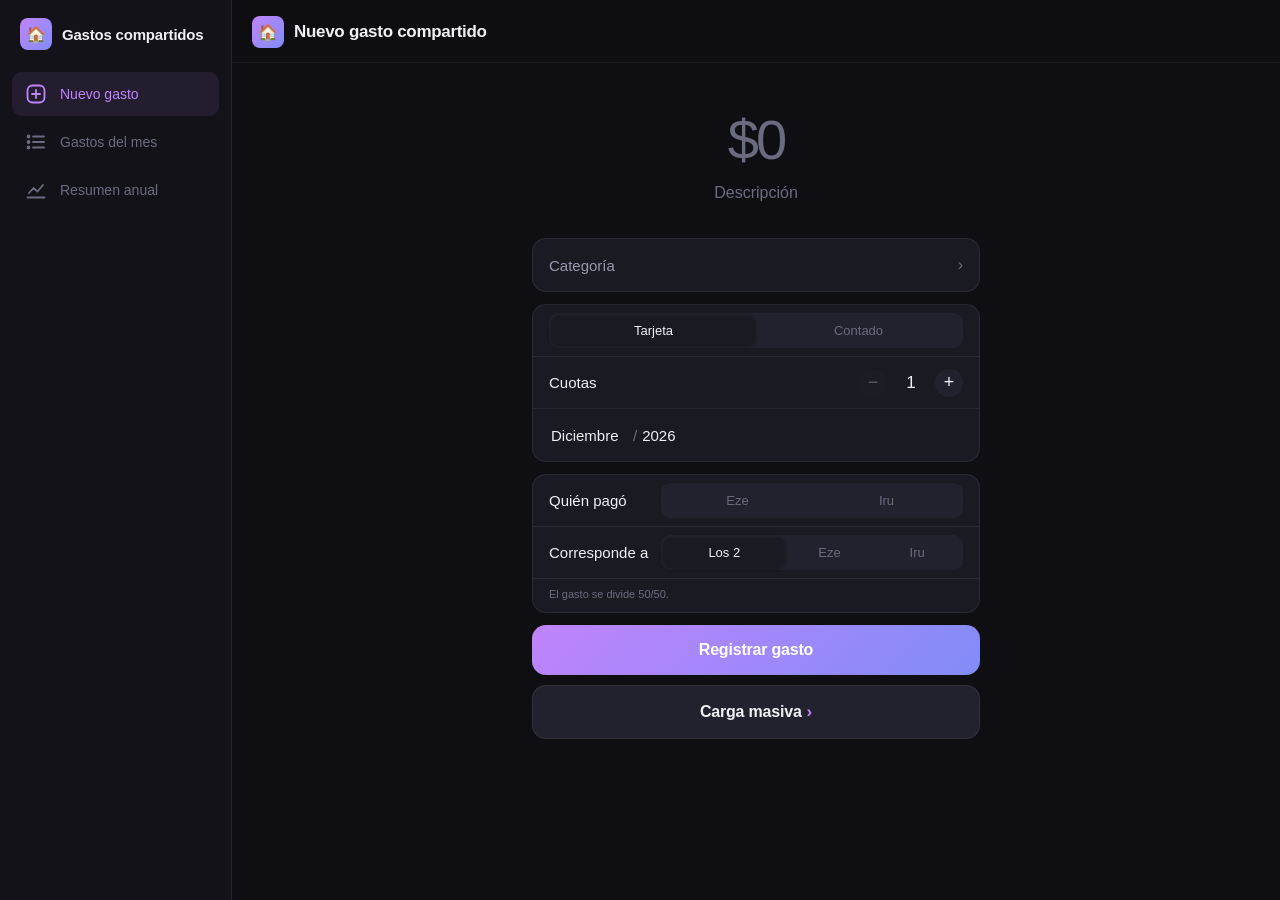
<file: index.html>
<!DOCTYPE html>
<html lang="es">
<head>
  <meta charset="UTF-8" />
  <meta name="viewport" content="width=device-width, initial-scale=1.0, maximum-scale=1.0, user-scalable=no, viewport-fit=cover" />
  <title>Nuevo gasto compartido</title>
  <link rel="icon" type="image/png" sizes="32x32" href="favicon-32.png" />
  <link rel="icon" type="image/png" sizes="192x192" href="icon-192.png" />
  <link rel="apple-touch-icon" sizes="180x180" href="apple-touch-icon.png" />
  <link rel="manifest" href="site.webmanifest" />
  <meta name="theme-color" content="#0f0f13" />
  <meta name="apple-mobile-web-app-capable" content="yes" />
  <meta name="mobile-web-app-capable" content="yes" />
  <meta name="apple-mobile-web-app-status-bar-style" content="black-translucent" />
  <meta name="apple-mobile-web-app-title" content="Gastos" />
  <link rel="stylesheet" href="styles.css" />
</head>
<body>

<!-- ============ VISTA INDIVIDUAL ============ -->
<div class="view active" id="view-individual">

<div class="header">
  <div class="header-inner">
    <div class="header-icon">🏠</div>
    <div>
      <h1>Nuevo gasto compartido</h1>
    </div>
  </div>
</div>

<form class="form" id="form" onsubmit="return false;">

  <!-- HERO MONTO -->
  <div class="hero-monto">
    <div class="hero-monto-inner">
      <span class="hero-currency" id="currency-tag">$</span>
      <input
        class="hero-monto-input"
        type="text"
        id="monto"
        inputmode="numeric"
        placeholder="$0"
        autocomplete="off"
        oninput="formatMonto(this)"
      />
    </div>
  </div>

  <!-- DESCRIPCIÓN -->
  <div class="descripcion-flotante">
    <input type="text" id="descripcion" placeholder="Descripción" autocomplete="off" autocorrect="off" />
  </div>

  <!-- GASTO -->
  <div class="section">
    <div class="card">

      <div class="card-row">
        <div class="select-wrapper">
          <select id="categoria" onchange="this.classList.toggle('has-value', this.value !== '')">
            <option value="">Categoría</option>
            <option>Supermercado</option>
            <option>Comida</option>
            <option>Hogar</option>
            <option>Servicios</option>
            <option>Salidas</option>
            <option>Gustos</option>
            <option>Traslado/auto</option>
            <option>Otro</option>
          </select>
          <span class="chevron">›</span>
        </div>
      </div>

    </div>
  </div>

  <!-- PAGO + RESUMEN -->
  <div class="section">
    <div class="card">

      <div class="card-row">
        <div class="segment" id="seg-medio">
          <button type="button" class="segment-btn" data-value="Tarjeta de crédito" onclick="selectMedio('Tarjeta de crédito',this)">Tarjeta</button>
          <button type="button" class="segment-btn" data-value="Contado" onclick="selectMedio('Contado',this)">Contado</button>
        </div>
      </div>

      <div class="card-row cuotas-row" id="cuotas-row">
        <span class="row-label">Cuotas</span>
        <div class="stepper">
          <button type="button" class="stepper-btn" id="cuotas-minus" onclick="stepCuotas(-1)" disabled>−</button>
          <span class="stepper-value" id="cuotas-display">1</span>
          <button type="button" class="stepper-btn" id="cuotas-plus" onclick="stepCuotas(1)">+</button>
        </div>
      </div>

      <div class="card-row resumen-row">
        <div class="resumen-selects">
          <select id="mes-resumen">
            <option value="1">Enero</option>
            <option value="2">Febrero</option>
            <option value="3">Marzo</option>
            <option value="4">Abril</option>
            <option value="5">Mayo</option>
            <option value="6">Junio</option>
            <option value="7">Julio</option>
            <option value="8">Agosto</option>
            <option value="9">Septiembre</option>
            <option value="10">Octubre</option>
            <option value="11">Noviembre</option>
            <option value="12">Diciembre</option>
          </select>
          <span class="date-sep">/</span>
          <select id="anio-resumen"></select>
        </div>
      </div>

    </div>
  </div>

  <!-- PERSONAS -->
  <div class="section">
    <div class="card">

      <div class="card-row">
        <span class="row-label">Quién pagó</span>
        <div class="segment" id="seg-quien">
          <button type="button" class="segment-btn" data-value="Eze" onclick="selectSegment('quien','Eze',this)">Eze</button>
          <button type="button" class="segment-btn" data-value="Iru" onclick="selectSegment('quien','Iru',this)">Iru</button>
        </div>
      </div>

      <div class="card-row">
        <span class="row-label">Corresponde a</span>
        <div class="segment" id="seg-corresponde">
          <button type="button" class="segment-btn wide" data-value="Los 2" onclick="selectSegment('corresponde','Los 2',this)">Los 2</button>
          <button type="button" class="segment-btn" data-value="Eze" onclick="selectSegment('corresponde','Eze',this)">Eze</button>
          <button type="button" class="segment-btn" data-value="Iru" onclick="selectSegment('corresponde','Iru',this)">Iru</button>
        </div>
      </div>

      <div class="corresponde-note" id="corresponde-note">El gasto se divide 50/50.</div>

    </div>
  </div>

  <!-- SUBMIT -->
  <div class="section">
    <button type="button" class="submit-btn" id="submit-btn" onclick="submitForm()">
      Registrar gasto
    </button>
    <button type="button" class="secondary-btn standalone" onclick="irMasiva()">
      Carga masiva <span class="chevron">›</span>
    </button>
  </div>

</form>
</div>

<!-- ============ VISTA CARGA MASIVA ============ -->
<div class="view" id="view-masiva">

  <div class="header">
    <div class="header-inner">
      <button type="button" class="back-btn" onclick="irIndividual()">‹</button>
      <div>
        <h1>Carga masiva</h1>
        <p id="masiva-contador">Ningún gasto cargado</p>
      </div>
    </div>
  </div>

  <form class="form" onsubmit="return false;">

    <!-- GASTOS CARGADOS -->
    <div class="section" id="lista-section" style="display:none;">
      <div class="section-label">Gastos cargados</div>
      <div class="card">
        <div id="lista-items"></div>
        <div class="total-row">
          <span class="total-label">Total</span>
          <span class="total-value" id="lista-total">$0</span>
        </div>
      </div>
    </div>

    <!-- FORMULARIO DEL GASTO -->
    <div class="section">
      <div class="card">

        <div class="card-title" id="draft-titulo">Gasto 1</div>

        <div class="card-row">
          <span class="row-label">Monto</span>
          <div class="monto-cell">
            <span class="currency-tag-d" id="d-currency" style="display:none;">$</span>
            <input type="text" id="d-monto" inputmode="numeric" placeholder="$0"
                   autocomplete="off" oninput="formatMontoDraft(this)" />
          </div>
        </div>

        <div class="card-row">
          <span class="row-label">Descripción</span>
          <input type="text" id="d-descripcion" placeholder="Ej. Verdulería" autocomplete="off" autocorrect="off" />
        </div>

        <div class="card-row">
          <div class="select-wrapper">
            <select id="d-categoria" onchange="this.classList.toggle('has-value', this.value !== '')">
              <option value="">Categoría</option>
              <option>Supermercado</option>
              <option>Comida</option>
              <option>Hogar</option>
              <option>Servicios</option>
              <option>Salidas</option>
              <option>Gustos</option>
              <option>Traslado/auto</option>
              <option>Otro</option>
            </select>
            <span class="chevron">›</span>
          </div>
        </div>

        <div class="card-row">
          <div class="segment" id="d-seg-medio">
            <button type="button" class="segment-btn active" data-value="Tarjeta de crédito" onclick="dSelectMedio('Tarjeta de crédito',this)">Tarjeta</button>
            <button type="button" class="segment-btn" data-value="Contado" onclick="dSelectMedio('Contado',this)">Contado</button>
          </div>
        </div>

        <div class="card-row cuotas-row visible" id="d-cuotas-row">
          <span class="row-label">Cuotas</span>
          <div class="stepper">
            <button type="button" class="stepper-btn" id="d-cuotas-minus" onclick="dStepCuotas(-1)" disabled>−</button>
            <span class="stepper-value" id="d-cuotas-display">1</span>
            <button type="button" class="stepper-btn" onclick="dStepCuotas(1)">+</button>
          </div>
        </div>

        <div class="card-row resumen-row">
          <span class="cal-icon">📅</span>
          <div class="resumen-selects">
            <select id="d-mes">
              <option value="1">Enero</option>
              <option value="2">Febrero</option>
              <option value="3">Marzo</option>
              <option value="4">Abril</option>
              <option value="5">Mayo</option>
              <option value="6">Junio</option>
              <option value="7">Julio</option>
              <option value="8">Agosto</option>
              <option value="9">Septiembre</option>
              <option value="10">Octubre</option>
              <option value="11">Noviembre</option>
              <option value="12">Diciembre</option>
            </select>
            <span class="date-sep">/</span>
            <select id="d-anio"></select>
          </div>
        </div>

        <div class="card-row">
          <span class="row-label">Quién pagó</span>
          <div class="segment" id="d-seg-quien">
            <button type="button" class="segment-btn" data-value="Eze" onclick="dSelectSegment('quien','Eze',this)">Eze</button>
            <button type="button" class="segment-btn" data-value="Iru" onclick="dSelectSegment('quien','Iru',this)">Iru</button>
          </div>
        </div>

        <div class="card-row">
          <span class="row-label">Corresponde a</span>
          <div class="segment" id="d-seg-corresponde">
            <button type="button" class="segment-btn wide active" data-value="Los 2" onclick="dSelectSegment('corresponde','Los 2',this)">Los 2</button>
            <button type="button" class="segment-btn" data-value="Eze" onclick="dSelectSegment('corresponde','Eze',this)">Eze</button>
            <button type="button" class="segment-btn" data-value="Iru" onclick="dSelectSegment('corresponde','Iru',this)">Iru</button>
          </div>
        </div>

        <button type="button" class="secondary-btn" id="draft-btn" onclick="confirmarGasto()">+ Nuevo gasto</button>

      </div>
    </div>

    <!-- CTAs -->
    <div class="section">
      <button type="button" class="submit-btn" id="masiva-submit" onclick="registrarMasivo()">
        Registrar gastos
      </button>
      <a href="tablero.html" class="dashboard-btn">Tablero de gastos</a>
    </div>

  </form>
</div>

<div class="item-menu-layer" id="item-menu-layer"></div>

<nav class="navbar" id="navbar" data-actual="nuevo"></nav>
<div class="toast" id="toast"></div>

<script src="comun.js"></script>
<script>
  const state = {
    quien: null,
    corresponde: 'Los 2',
    medio: 'Tarjeta de crédito',
    cuotas: 1,
  };

  function init() {
    const hoy = new Date();

    // Poblar años
    const anioSelect = document.getElementById('anio-resumen');
    const anioActual = hoy.getFullYear();
    for (let y = anioActual - 1; y <= 2030; y++) {
      const opt = document.createElement('option');
      opt.value = y; opt.textContent = y;
      if (y === anioActual) opt.selected = true;
      anioSelect.appendChild(opt);
    }

    // Mes actual
    document.getElementById('mes-resumen').value = hoy.getMonth() + 1;

    // Preseleccionar "Los 2"
    document.querySelector('#seg-corresponde [data-value="Los 2"]').classList.add('active');

    // Preseleccionar Tarjeta
    document.querySelector('#seg-medio [data-value="Tarjeta de crédito"]').classList.add('active');
    document.getElementById('cuotas-row').classList.add('visible');

    // Precargar usuario por ?usuario=eze|iru
    const params = new URLSearchParams(window.location.search);
    const usuario = params.get('usuario');
    if (usuario) {
      const norm = usuario.charAt(0).toUpperCase() + usuario.slice(1).toLowerCase();
      const btn  = document.querySelector(`#seg-quien [data-value="${norm}"]`);
      if (btn) selectSegment('quien', norm, btn);
    }
  }

  function selectSegment(key, value, btn) {
    state[key] = value;
    const segId = key === 'quien' ? 'seg-quien' : 'seg-corresponde';
    document.querySelectorAll(`#${segId} .segment-btn`).forEach(b => b.classList.remove('active'));
    btn.classList.add('active');
    updateCorrespondeNote();
  }

  function selectMedio(value, btn) {
    state.medio = value;
    document.querySelectorAll('#seg-medio .segment-btn').forEach(b => b.classList.remove('active'));
    btn.classList.add('active');
    const row = document.getElementById('cuotas-row');
    if (value === 'Tarjeta de crédito') {
      row.classList.add('visible');
      state.cuotas = 1;
      updateCuotasDisplay();
    } else {
      row.classList.remove('visible');
      state.cuotas = 1;
    }
  }

  function updateCorrespondeNote() {
    const note = document.getElementById('corresponde-note');
    const { quien, corresponde } = state;
    if (!quien) {
      note.textContent = corresponde === 'Los 2'
        ? 'El gasto se divide 50/50.'
        : `El gasto corresponde al 100% a ${corresponde}.`;
      return;
    }
    if (corresponde === 'Los 2') {
      note.textContent = `${quien} pagó. El gasto se divide 50/50.`;
    } else if (corresponde !== quien) {
      note.textContent = `${quien} pagó, pero corresponde a ${corresponde}. ${corresponde} le debe el 100% a ${quien}.`;
    } else {
      note.textContent = `${quien} pagó un gasto que le corresponde íntegramente.`;
    }
  }

  function stepCuotas(delta) {
    state.cuotas = Math.max(1, Math.min(48, state.cuotas + delta));
    updateCuotasDisplay();
  }

  function updateCuotasDisplay() {
    document.getElementById('cuotas-display').textContent = state.cuotas;
    document.getElementById('cuotas-minus').disabled = state.cuotas <= 1;
  }

  function formatMonto(input) {
    const raw = input.value.replace(/\./g, '').replace(/[^0-9]/g, '');
    const tag  = document.getElementById('currency-tag');
    if (!raw) {
      input.value = '';
      input.placeholder = '$0';
      tag.style.display = 'none';
      return;
    }
    tag.style.display = 'inline';
    input.placeholder = '';
    const formatted = parseInt(raw, 10).toLocaleString('es-AR').replace(/,/g, '.');
    input.value = formatted;
    // Ajustar ancho dinámico al contenido
    input.style.width = (formatted.length + 1) + 'ch';
  }

  function getRawMonto() {
    const val = document.getElementById('monto').value;
    return parseFloat(val.replace(/\./g, '').replace(/,/g, '.')) || 0;
  }

  // Identifica el intento en curso. Si un envío falla y se reintenta con el
  // mismo contenido reusamos el id, así el Apps Script reconoce el lote y no
  // lo escribe dos veces; si el contenido cambió, es otro lote.
  let lotePendiente = null;

  function nuevoLoteId() {
    return crypto.randomUUID
      ? crypto.randomUUID()
      : Date.now().toString(36) + Math.random().toString(36).slice(2);
  }

  // Envía las filas y confirma contra la respuesta del Apps Script.
  async function enviarFilas(filas) {
    const huella = JSON.stringify(filas);
    if (!lotePendiente || lotePendiente.huella !== huella) {
      lotePendiente = { huella, id: nuevoLoteId() };
    }

    const data = await llamarScript({ loteId: lotePendiente.id, filas });
    if (!data.ok) throw new Error(data.error || 'El servidor rechazó el envío');

    lotePendiente = null;   // el lote quedó escrito: el próximo envío es otro
    return data;
  }

  // El Apps Script escribe fila por fila y con muchas cuotas demora: a los 5s
  // avisamos en vez de dejar el loader mudo
  function avisoDemora() {
    return setTimeout(() => {
      const el = document.getElementById('toast');
      if (el.classList.contains('show') && el.querySelector('.spinner')) {
        el.lastElementChild.textContent = 'Esto puede tomar unos segundos más…';
      } else {
        showToast('Esto puede tomar unos segundos más…', '', true);
      }
    }, 5000);
  }

  async function submitForm() {
    const descripcion = document.getElementById('descripcion').value.trim();
    const categoria   = document.getElementById('categoria').value;
    const monto       = getRawMonto();

    if (!state.quien)         return showToast('⚠️ Seleccioná quién pagó', 'error');
    if (!state.corresponde)   return showToast('⚠️ Seleccioná a quién corresponde', 'error');
    if (!descripcion)         return showToast('⚠️ Ingresá una descripción', 'error');
    if (!categoria)           return showToast('⚠️ Seleccioná una categoría', 'error');
    if (!monto || monto <= 0) return showToast('⚠️ Ingresá un monto válido', 'error');

    const mesResumen  = parseInt(document.getElementById('mes-resumen').value);
    const anioResumen = parseInt(document.getElementById('anio-resumen').value);
    const mesesNombre = ['Enero','Febrero','Marzo','Abril','Mayo','Junio',
                         'Julio','Agosto','Septiembre','Octubre','Noviembre','Diciembre'];

    const esCuotas = state.medio === 'Tarjeta de crédito' && state.cuotas > 1;
    const filas = [];

    for (let i = 0; i < (esCuotas ? state.cuotas : 1); i++) {
      const mesIdx    = (mesResumen - 1 + i) % 12;
      const anioExtra = anioResumen + Math.floor((mesResumen - 1 + i) / 12);
      filas.push({
        quienPago:        state.quien,
        correspondea:     state.corresponde,
        descripcion,
        categoria,
        monto,
        medioPago:        state.medio,
        esCuotas:         esCuotas ? 'Sí' : 'No',
        numeroCuota:      esCuotas ? i + 1 : 1,
        totalCuotas:      esCuotas ? state.cuotas : 1,
        montoTotal:       monto,
        montoCuota:       esCuotas ? monto / state.cuotas : monto,
        mesResumen:       mesesNombre[mesIdx],
        mesResumenNumero: mesIdx + 1,
        anioResumen:      anioExtra,
      });
    }

    const btn = document.getElementById('submit-btn');
    btn.disabled = true;
    btn.innerHTML = '<div class="spinner" style="margin:0 auto;"></div>';

    const demora = avisoDemora();

    try {
      await enviarFilas(filas);
      showToast('✓ Gasto registrado', 'success');
      resetForm();   // solo limpiamos si la escritura se confirmó
    } catch (err) {
      console.error(err);
      showToast('No se pudo registrar. Los datos siguen cargados.', 'error');
    } finally {
      clearTimeout(demora);
      btn.disabled = false;
      btn.textContent = 'Registrar gasto';
    }
  }

  function resetForm() {
    document.getElementById('descripcion').value = '';
    document.getElementById('categoria').value = '';
    document.getElementById('categoria').classList.remove('has-value');
    document.getElementById('monto').value = '';
    document.getElementById('monto').placeholder = '$0';
    document.getElementById('currency-tag').style.display = 'none';

    state.corresponde = 'Los 2';
    document.querySelectorAll('#seg-corresponde .segment-btn').forEach(b => b.classList.remove('active'));
    document.querySelector('#seg-corresponde [data-value="Los 2"]').classList.add('active');

    state.medio = 'Tarjeta de crédito';
    state.cuotas = 1;
    document.querySelectorAll('#seg-medio .segment-btn').forEach(b => b.classList.remove('active'));
    document.querySelector('#seg-medio [data-value="Tarjeta de crédito"]').classList.add('active');
    document.getElementById('cuotas-row').classList.add('visible');
    updateCuotasDisplay();
    updateCorrespondeNote();

    const hoy = new Date();
    document.getElementById('mes-resumen').value = hoy.getMonth() + 1;
    document.getElementById('anio-resumen').value = hoy.getFullYear();
  }

  init();

  /* ============ CARGA MASIVA ============ */

  const masiva = {
    items: [],
    nextId: 1,
    editingId: null,
    menuOpenId: null,
    quien: null,
    corresponde: 'Los 2',
    medio: 'Tarjeta de crédito',
    cuotas: 1,
  };

  function initMasiva() {
    const hoy = new Date();
    const anioSelect = document.getElementById('d-anio');
    const anioActual = hoy.getFullYear();
    for (let y = anioActual - 1; y <= 2030; y++) {
      const opt = document.createElement('option');
      opt.value = y; opt.textContent = y;
      if (y === anioActual) opt.selected = true;
      anioSelect.appendChild(opt);
    }
    document.getElementById('d-mes').value = hoy.getMonth() + 1;

    // Cerrar el menú contextual al tocar fuera
    document.addEventListener('click', (e) => {
      if (masiva.menuOpenId === null) return;
      if (e.target.closest('.item-menu') || e.target.closest('.item-menu-btn')) return;
      masiva.menuOpenId = null;
      renderMasiva();
    });

    window.addEventListener('scroll', () => {
      if (masiva.menuOpenId === null) return;
      masiva.menuOpenId = null;
      renderMasiva();
    }, { passive: true });

    renderMasiva();
  }

  function irMasiva() {
    // El contexto arranca con lo que ya haya elegido en el form individual
    if (!masiva.quien && state.quien) dSelectSegment('quien', state.quien,
      document.querySelector(`#d-seg-quien [data-value="${state.quien}"]`));
    document.getElementById('view-individual').classList.remove('active');
    document.getElementById('view-masiva').classList.add('active');
    window.scrollTo(0, 0);
  }

  function irIndividual() {
    masiva.menuOpenId = null;
    renderMasiva();
    document.getElementById('view-masiva').classList.remove('active');
    document.getElementById('view-individual').classList.add('active');
    window.scrollTo(0, 0);
  }

  function dSelectSegment(key, value, btn) {
    if (!btn) return;
    masiva[key] = value;
    const segId = key === 'quien' ? 'd-seg-quien' : 'd-seg-corresponde';
    document.querySelectorAll(`#${segId} .segment-btn`).forEach(b => b.classList.remove('active'));
    btn.classList.add('active');
  }

  function dSelectMedio(value, btn) {
    masiva.medio = value;
    document.querySelectorAll('#d-seg-medio .segment-btn').forEach(b => b.classList.remove('active'));
    btn.classList.add('active');
    const row = document.getElementById('d-cuotas-row');
    masiva.cuotas = 1;
    row.classList.toggle('visible', value === 'Tarjeta de crédito');
    dUpdateCuotas();
  }

  function dStepCuotas(delta) {
    masiva.cuotas = Math.max(1, Math.min(48, masiva.cuotas + delta));
    dUpdateCuotas();
  }

  function dUpdateCuotas() {
    document.getElementById('d-cuotas-display').textContent = masiva.cuotas;
    document.getElementById('d-cuotas-minus').disabled = masiva.cuotas <= 1;
  }

  function formatMontoDraft(input) {
    const raw = input.value.replace(/\./g, '').replace(/[^0-9]/g, '');
    const tag = document.getElementById('d-currency');
    if (!raw) {
      input.value = '';
      input.placeholder = '$0';
      tag.style.display = 'none';
      return;
    }
    tag.style.display = 'inline';
    input.placeholder = '';
    input.value = parseInt(raw, 10).toLocaleString('es-AR').replace(/,/g, '.');
  }

  function dGetMonto() {
    const val = document.getElementById('d-monto').value;
    return parseFloat(val.replace(/\./g, '').replace(/,/g, '.')) || 0;
  }

  function limpiarDraft(ultimo) {
    const ctx = ultimo || {};
    document.getElementById('d-monto').value = '';
    document.getElementById('d-monto').placeholder = '$0';
    document.getElementById('d-currency').style.display = 'none';
    document.getElementById('d-descripcion').value = '';
    const cat = document.getElementById('d-categoria');
    cat.value = ''; cat.classList.remove('has-value');

    dSelectMedio('Tarjeta de crédito', document.querySelector('#d-seg-medio [data-value="Tarjeta de crédito"]'));

    // El mes/año, quién pagó y corresponde a se precargan con el gasto anterior
    if (ctx.mes)  document.getElementById('d-mes').value  = ctx.mes;
    if (ctx.anio) document.getElementById('d-anio').value = ctx.anio;
    if (ctx.quien) {
      dSelectSegment('quien', ctx.quien, document.querySelector(`#d-seg-quien [data-value="${ctx.quien}"]`));
    }
    if (ctx.corresponde) {
      dSelectSegment('corresponde', ctx.corresponde, document.querySelector(`#d-seg-corresponde [data-value="${ctx.corresponde}"]`));
    }

    masiva.editingId = null;
  }

  function confirmarGasto() {
    const monto       = dGetMonto();
    const descripcion = document.getElementById('d-descripcion').value.trim();
    const categoria   = document.getElementById('d-categoria').value;

    if (!monto || monto <= 0) return showToast('⚠️ Ingresá un monto válido', 'error');
    if (!descripcion)         return showToast('⚠️ Ingresá una descripción', 'error');
    if (!categoria)           return showToast('⚠️ Seleccioná una categoría', 'error');
    if (!masiva.quien)        return showToast('⚠️ Seleccioná quién pagó', 'error');
    if (!masiva.corresponde)  return showToast('⚠️ Seleccioná a quién corresponde', 'error');

    const item = {
      id: masiva.editingId ?? masiva.nextId++,
      monto,
      montoDisplay: document.getElementById('d-monto').value,
      descripcion,
      categoria,
      medio: masiva.medio,
      cuotas: masiva.medio === 'Tarjeta de crédito' ? masiva.cuotas : 1,
      mes: document.getElementById('d-mes').value,
      anio: document.getElementById('d-anio').value,
      quien: masiva.quien,
      corresponde: masiva.corresponde,
    };

    const existe = masiva.items.some(i => i.id === item.id);
    masiva.items = existe
      ? masiva.items.map(i => (i.id === item.id ? item : i))
      : [...masiva.items, item];
    masiva.menuOpenId = null;

    limpiarDraft(item);
    renderMasiva();
    document.getElementById('d-monto').focus();
    return true;
  }

  function editarItem(id) {
    const it = masiva.items.find(i => i.id === id);
    if (!it) return;
    masiva.editingId = id;
    masiva.menuOpenId = null;

    document.getElementById('d-monto').value = it.montoDisplay;
    document.getElementById('d-currency').style.display = it.montoDisplay ? 'inline' : 'none';
    document.getElementById('d-monto').placeholder = it.montoDisplay ? '' : '$0';
    document.getElementById('d-descripcion').value = it.descripcion;
    const cat = document.getElementById('d-categoria');
    cat.value = it.categoria;
    cat.classList.toggle('has-value', it.categoria !== '');

    dSelectMedio(it.medio, document.querySelector(`#d-seg-medio [data-value="${it.medio}"]`));
    masiva.cuotas = it.cuotas;
    dUpdateCuotas();

    document.getElementById('d-mes').value  = it.mes;
    document.getElementById('d-anio').value = it.anio;
    dSelectSegment('quien', it.quien, document.querySelector(`#d-seg-quien [data-value="${it.quien}"]`));
    dSelectSegment('corresponde', it.corresponde, document.querySelector(`#d-seg-corresponde [data-value="${it.corresponde}"]`));

    renderMasiva();
    document.getElementById('d-monto').focus();
  }

  function eliminarItem(id) {
    masiva.items = masiva.items.filter(i => i.id !== id);
    masiva.menuOpenId = null;
    if (masiva.editingId === id) limpiarDraft();
    renderMasiva();
  }

  function toggleMenuItem(id) {
    masiva.menuOpenId = masiva.menuOpenId === id ? null : id;
    renderMasiva();
  }

  function renderMasiva() {
    const n = masiva.items.length;

    document.getElementById('masiva-contador').textContent =
      n === 0 ? 'Ningún gasto cargado' : n === 1 ? '1 gasto cargado' : `${n} gastos cargados`;

    document.getElementById('lista-section').style.display = n ? 'block' : 'none';

    const cont = document.getElementById('lista-items');
    cont.innerHTML = masiva.items.map((it, idx) => {
      const esCuotas = it.medio === 'Tarjeta de crédito' && it.cuotas > 1;
      const meta = esCuotas
        ? `${it.categoria} · ${it.cuotas} cuotas`
        : `${it.categoria} · ${it.medio === 'Contado' ? 'Contado' : 'Tarjeta'}`;
      const metaCtx = `${MESES_CORTO[parseInt(it.mes, 10) - 1]} ${it.anio} · Pagó ${it.quien} · ${it.corresponde}`;
      const borde = idx === n - 1 ? 'border-bottom:none;' : '';
      return `
        <div class="item-row" style="${borde}">
          <div class="item-main">
            <div class="item-desc">${escapeHtml(it.descripcion)}</div>
            <div class="item-meta">${escapeHtml(meta)}</div>
            <div class="item-meta-ctx">${escapeHtml(metaCtx)}</div>
          </div>
          <span class="item-monto">$${escapeHtml(it.montoDisplay)}</span>
          <button type="button" class="item-menu-btn" data-id="${it.id}" onclick="toggleMenuItem(${it.id})">⋯</button>
        </div>`;
    }).join('');

    const total = masiva.items.reduce((a, i) => a + i.monto, 0);
    document.getElementById('lista-total').textContent =
      '$' + total.toLocaleString('es-AR').replace(/,/g, '.');

    document.getElementById('draft-titulo').textContent =
      masiva.editingId ? 'Editar gasto' : `Gasto ${n + 1}`;
    document.getElementById('draft-btn').textContent =
      masiva.editingId ? 'Guardar cambios' : '+ Nuevo gasto';
    document.getElementById('masiva-submit').textContent =
      n > 1 ? `Registrar ${n} gastos` : 'Registrar gastos';

    renderMenuItem();
  }

  // El menú se dibuja fuera del card (a nivel de body) para que no lo recorte
  // el overflow del contenedor de la lista
  function renderMenuItem() {
    const layer = document.getElementById('item-menu-layer');
    layer.innerHTML = '';
    if (masiva.menuOpenId === null) return;

    const id  = masiva.menuOpenId;
    const btn = document.querySelector(`.item-menu-btn[data-id="${id}"]`);
    if (!btn) { masiva.menuOpenId = null; return; }

    const menu = document.createElement('div');
    menu.className = 'item-menu';
    menu.innerHTML =
      `<button type="button" onclick="editarItem(${id})">Editar</button>` +
      `<button type="button" onclick="eliminarItem(${id})">Eliminar</button>`;
    layer.appendChild(menu);

    const r     = btn.getBoundingClientRect();
    const alto  = menu.offsetHeight;
    const abajo = r.bottom + 6;
    const cabe  = abajo + alto <= window.innerHeight - 12;
    menu.style.top   = (cabe ? abajo : Math.max(12, r.top - 6 - alto)) + 'px';
    menu.style.right = Math.max(12, window.innerWidth - r.right) + 'px';
  }

  function filasDeItem(it) {
    const mesResumen  = parseInt(it.mes, 10);
    const anioResumen = parseInt(it.anio, 10);
    const esCuotas = it.medio === 'Tarjeta de crédito' && it.cuotas > 1;
    const filas = [];
    for (let i = 0; i < (esCuotas ? it.cuotas : 1); i++) {
      const mesIdx = (mesResumen - 1 + i) % 12;
      filas.push({
        quienPago:        it.quien,
        correspondea:     it.corresponde,
        descripcion:      it.descripcion,
        categoria:        it.categoria,
        monto:            it.monto,
        medioPago:        it.medio,
        esCuotas:         esCuotas ? 'Sí' : 'No',
        numeroCuota:      esCuotas ? i + 1 : 1,
        totalCuotas:      esCuotas ? it.cuotas : 1,
        montoTotal:       it.monto,
        montoCuota:       esCuotas ? it.monto / it.cuotas : it.monto,
        mesResumen:       MESES[mesIdx],
        mesResumenNumero: mesIdx + 1,
        anioResumen:      anioResumen + Math.floor((mesResumen - 1 + i) / 12),
      });
    }
    return filas;
  }

  async function registrarMasivo() {
    // Si quedó un gasto a medio cargar en el formulario, lo confirmamos primero.
    // Si no pasa la validación cortamos: el toast ya explica qué falta y así no
    // se pierde lo que el usuario venía tipeando
    if (dGetMonto() > 0 || document.getElementById('d-descripcion').value.trim()) {
      if (!confirmarGasto()) return;
    }

    const lista = masiva.items;
    if (!lista.length) return showToast('⚠️ Cargá al menos un gasto', 'error');

    const filas = lista.flatMap(filasDeItem);
    const btn = document.getElementById('masiva-submit');
    btn.disabled = true;
    showToast('Registrando gastos…', '', true);

    const demora = avisoDemora();

    try {
      await enviarFilas(filas);
      showToast(lista.length === 1
        ? '✓ Se registró el gasto'
        : `✓ Se registraron los ${lista.length} gastos`, 'success');
      // La lista solo se vacía con la escritura confirmada; si falla, los
      // gastos quedan cargados para reintentar sin volver a tipearlos
      masiva.items = [];
      masiva.menuOpenId = null;
      limpiarDraft();
      renderMasiva();
    } catch (err) {
      console.error(err);
      showToast(lista.length === 1
        ? 'No se pudo registrar. El gasto sigue cargado.'
        : `No se pudo registrar. Los ${lista.length} gastos siguen cargados.`, 'error');
    } finally {
      clearTimeout(demora);
      btn.disabled = false;
      renderMasiva();
    }
  }

  initMasiva();

</script>
</body>
</html>
</file>
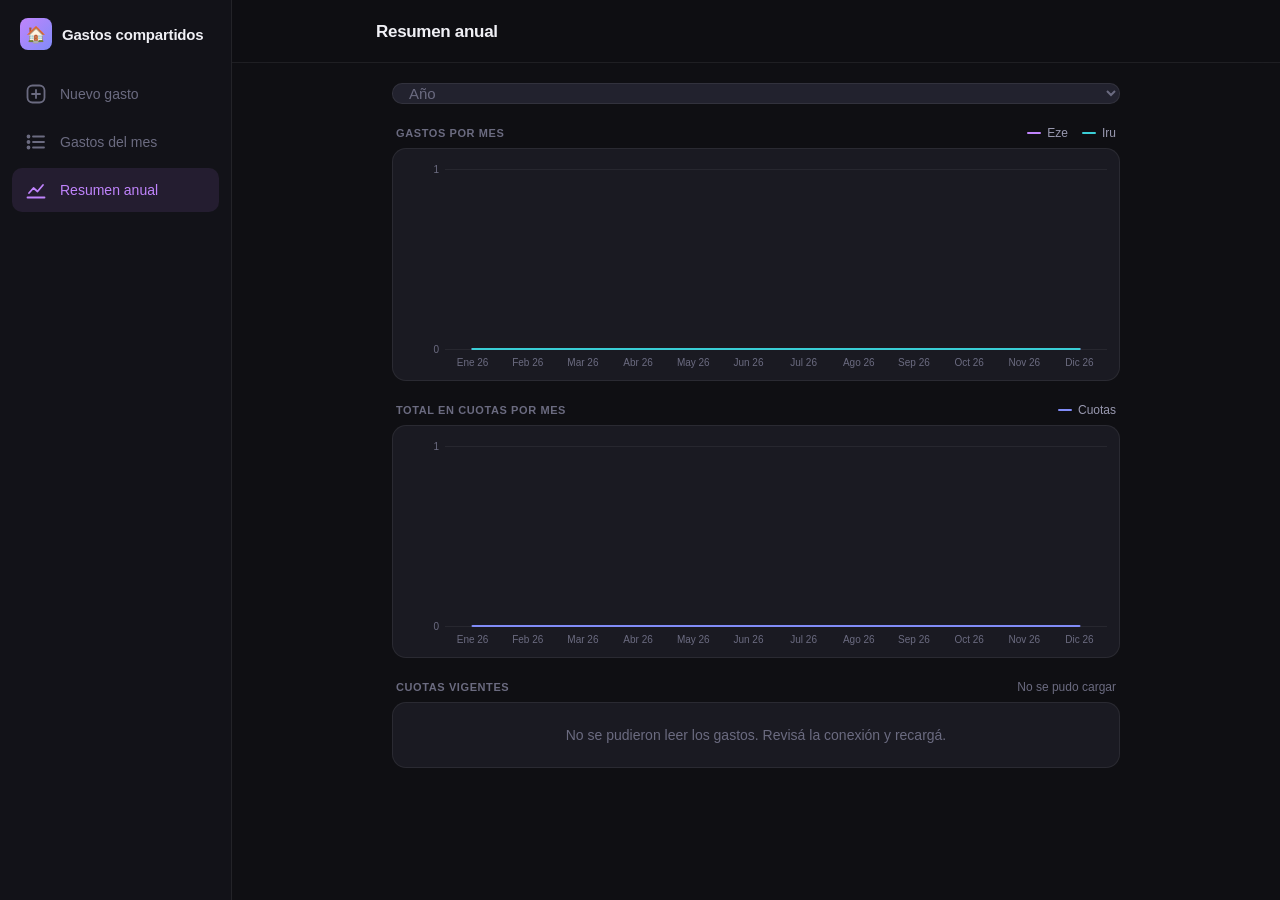
<file: anual.html>
<!DOCTYPE html>
<html lang="es">
<head>
  <meta charset="UTF-8" />
  <meta name="viewport" content="width=device-width, initial-scale=1.0, maximum-scale=1.0, user-scalable=no, viewport-fit=cover" />
  <title>Resumen anual</title>
  <link rel="icon" type="image/png" sizes="32x32" href="favicon-32.png" />
  <link rel="icon" type="image/png" sizes="192x192" href="icon-192.png" />
  <link rel="apple-touch-icon" sizes="180x180" href="apple-touch-icon.png" />
  <link rel="manifest" href="site.webmanifest" />
  <meta name="theme-color" content="#0f0f13" />
  <meta name="apple-mobile-web-app-capable" content="yes" />
  <meta name="mobile-web-app-capable" content="yes" />
  <meta name="apple-mobile-web-app-status-bar-style" content="black-translucent" />
  <meta name="apple-mobile-web-app-title" content="Gastos" />
  <link rel="stylesheet" href="styles.css" />
</head>
<body class="cargando">

<div class="header">
  <div class="header-inner medio">
    <h1>Resumen anual</h1>
  </div>
</div>

<div class="anual">
  <select class="filtro-select vacio" id="a-anio" aria-label="Año"></select>

  <div class="bloque">
    <div class="rotulo-fila">
      <span class="rotulo">Gastos por mes</span>
      <div class="leyendas" id="g1-leyenda"></div>
    </div>
    <div class="grafico-card" id="g1"></div>
  </div>

  <div class="bloque">
    <div class="rotulo-fila">
      <span class="rotulo">Total en cuotas por mes</span>
      <div class="leyendas" id="g2-leyenda"></div>
    </div>
    <div class="grafico-card" id="g2"></div>
  </div>

  <div class="bloque">
    <div class="rotulo-fila">
      <span class="rotulo">Cuotas vigentes</span>
      <span class="estado esq-texto" id="a-vig-count">Cargando…</span>
    </div>
    <div class="lista" id="a-vigentes"></div>
  </div>
</div>

<div id="hojas"></div>

<nav class="navbar" id="navbar" data-actual="anual"></nav>
<div class="toast" id="toast"></div>

<script src="comun.js"></script>
<script src="anual.js"></script>
</body>
</html>
</file>
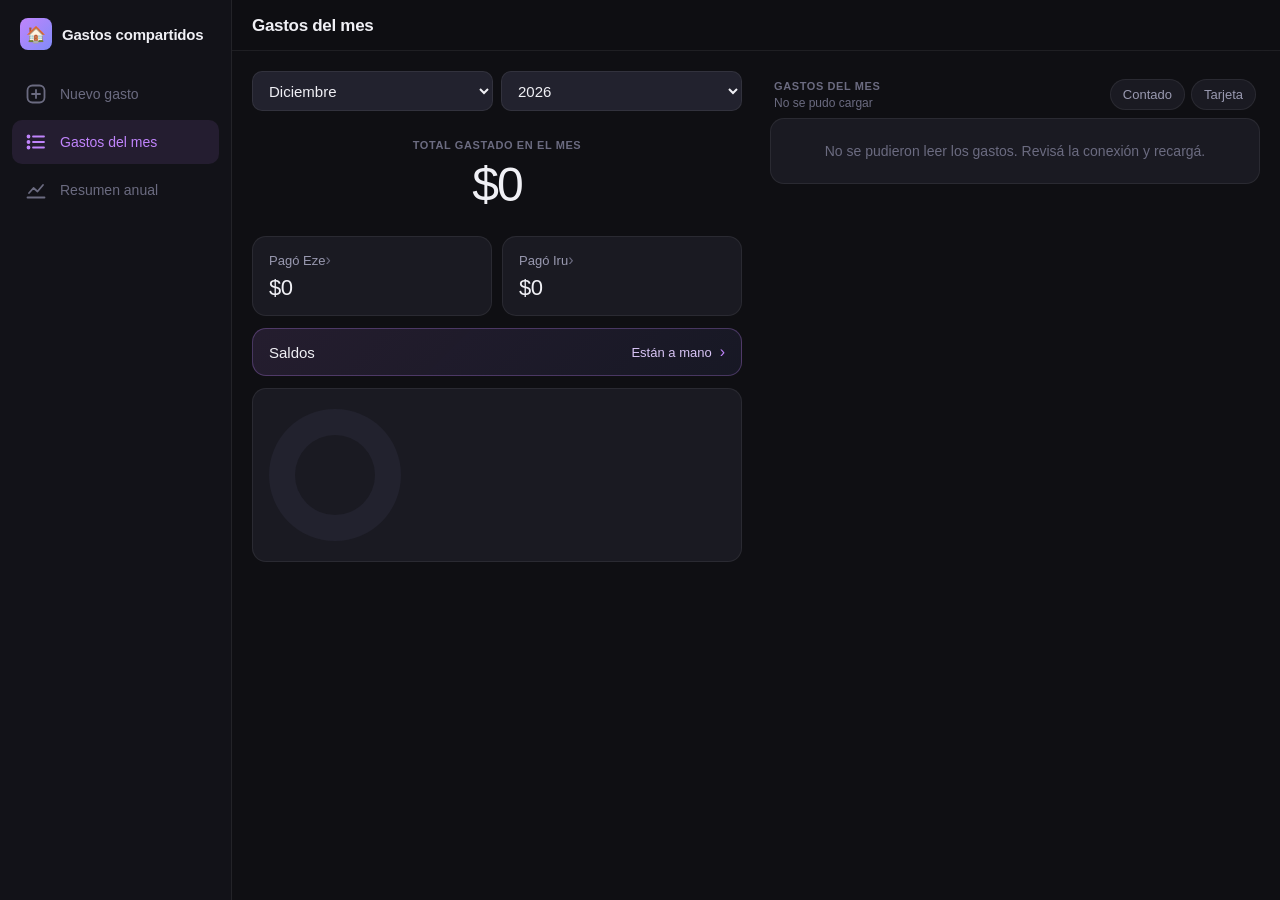
<file: tablero.html>
<!DOCTYPE html>
<html lang="es">
<head>
  <meta charset="UTF-8" />
  <meta name="viewport" content="width=device-width, initial-scale=1.0, maximum-scale=1.0, user-scalable=no, viewport-fit=cover" />
  <title>Gastos del mes</title>
  <link rel="icon" type="image/png" sizes="32x32" href="favicon-32.png" />
  <link rel="icon" type="image/png" sizes="192x192" href="icon-192.png" />
  <link rel="apple-touch-icon" sizes="180x180" href="apple-touch-icon.png" />
  <link rel="manifest" href="site.webmanifest" />
  <meta name="theme-color" content="#0f0f13" />
  <meta name="apple-mobile-web-app-capable" content="yes" />
  <meta name="mobile-web-app-capable" content="yes" />
  <meta name="apple-mobile-web-app-status-bar-style" content="black-translucent" />
  <meta name="apple-mobile-web-app-title" content="Gastos" />
  <link rel="stylesheet" href="styles.css" />
</head>
<body class="cargando">

<div class="header">
  <div class="header-inner ancho">
    <h1>Gastos del mes</h1>
  </div>
</div>

<div class="tablero">
  <div class="columna">

    <div class="filtros">
      <select class="filtro-select" id="t-mes" aria-label="Mes"></select>
      <select class="filtro-select" id="t-anio" aria-label="Año"></select>
    </div>

    <div class="total-mes">
      <span class="rotulo">Total gastado en el mes</span>
      <span class="monto esq-texto" id="t-total">$0</span>
    </div>

    <div class="pagos">
      <button type="button" class="pago-card" data-persona="A">
        <span class="quien"><span>Pagó <span class="nombre-a"></span></span><span class="chevron">›</span></span>
        <span class="monto esq-texto" id="t-pago-a">$0</span>
      </button>
      <button type="button" class="pago-card" data-persona="B">
        <span class="quien"><span>Pagó <span class="nombre-b"></span></span><span class="chevron">›</span></span>
        <span class="monto esq-texto" id="t-pago-b">$0</span>
      </button>
    </div>

    <button type="button" class="saldos-btn" id="t-saldos">
      <span class="titulo">Saldos</span>
      <span class="detalle">
        <span class="resumen esq-texto" id="t-saldos-resumen"></span>
        <span class="chevron">›</span>
      </span>
    </button>

    <div>
      <div class="torta-card">
        <div class="torta" id="t-torta"></div>
        <div class="categorias" id="t-categorias"></div>
      </div>
      <div class="filtro-cat" id="t-filtro-cat"></div>
    </div>

  </div>
  <div class="columna">
    <div style="animation: fadeUp 0.3s ease both; animation-delay: 0.15s;">
      <div class="rotulo-fila lista-encabezado">
        <div class="lista-titulo">
          <span class="rotulo">Gastos del mes</span>
          <span class="estado esq-texto" id="t-estado">Cargando…</span>
        </div>
        <div class="chips-medio" role="group" aria-label="Filtrar por medio de pago">
          <button type="button" class="chip-medio" data-medio="Contado" aria-pressed="false">Contado</button>
          <button type="button" class="chip-medio" data-medio="Tarjeta de crédito" aria-pressed="false">Tarjeta</button>
        </div>
      </div>
      <div class="lista" id="t-lista"></div>
    </div>
  </div>
</div>

<div id="hojas"></div>

<nav class="navbar" id="navbar" data-actual="mes"></nav>
<div class="toast" id="toast"></div>

<script src="comun.js"></script>
<script src="tablero.js"></script>
</body>
</html>
</file>
<file: styles.css>
:root {
  --bg: #0f0f13;
  --surface: #1a1a22;
  --surface2: #22222e;
  --border: rgba(255,255,255,0.07);
  --accent: #c084fc;
  --accent2: #818cf8;
  --text: #f0f0f5;
  --text-muted: #6b6b80;
  --text-secondary: #9999b0;
  --success: #34d399;
  --error: #f87171;
  --radius: 14px;
  --radius-sm: 9px;
  --nav-alto: 66px;
  /* La barra para salir de la app ocupa el inset inferior; sin inset (Android,
     navegador) se deja igual un respiro */
  --nav-margen: max(env(safe-area-inset-bottom), 12px);
}

* { box-sizing: border-box; margin: 0; padding: 0; -webkit-tap-highlight-color: transparent; }

body {
  font-family: -apple-system, 'SF Pro Text', BlinkMacSystemFont, sans-serif;
  background: var(--bg);
  color: var(--text);
  min-height: 100dvh;
  /* Con viewport-fit=cover la página va de borde a borde: arriba queda el
     espacio de la barra de estado y abajo el de la navegación */
  padding-top: env(safe-area-inset-top);
  padding-bottom: calc(var(--nav-alto) + var(--nav-margen));
}

/* Franja fija detrás de la hora, para que al scrollear el contenido no quede
   debajo de la barra de estado */
body::before {
  content: ""; position: fixed; top: 0; left: 0; right: 0; z-index: 45;
  height: env(safe-area-inset-top); background: var(--bg);
}

.header {
  position: sticky;
  top: env(safe-area-inset-top);
  z-index: 10;
  background: rgba(15,15,19,0.85);
  backdrop-filter: blur(20px);
  -webkit-backdrop-filter: blur(20px);
  border-bottom: 1px solid var(--border);
  padding: 16px 20px 14px;
}

.header-inner { display: flex; align-items: center; gap: 10px; }

.header-icon {
  width: 32px; height: 32px;
  background: linear-gradient(135deg, var(--accent), var(--accent2));
  border-radius: 8px;
  display: flex; align-items: center; justify-content: center;
  font-size: 16px; flex-shrink: 0;
}

.header h1 { font-size: 17px; font-weight: 600; letter-spacing: -0.3px; }
.header p  { font-size: 12px; color: var(--text-muted); margin-top: 1px; }

.form {
  padding: 20px 16px;
  display: flex; flex-direction: column; gap: 12px;
  max-width: 480px; margin: 0 auto;
}

.section-label {
  font-size: 11px; font-weight: 600; letter-spacing: 0.6px;
  text-transform: uppercase; color: var(--text-muted);
  margin-bottom: 8px; padding-left: 4px;
}

.card {
  background: var(--surface);
  border-radius: var(--radius);
  border: 1px solid var(--border);
  overflow: hidden;
}

.card-row {
  display: flex; align-items: center;
  padding: 0 16px; min-height: 52px;
  border-bottom: 1px solid var(--border);
  gap: 12px; position: relative;
}

.card-row:last-child { border-bottom: none; }
.card-row:focus-within { background: rgba(192,132,252,0.04); }

.row-label {
  font-size: 15px; color: var(--text);
  flex-shrink: 0; min-width: 100px;
}

input, select, textarea {
  background: transparent; border: none; outline: none;
  color: var(--text); font-size: 15px; font-family: inherit;
  flex: 1; text-align: right;
  -webkit-appearance: none; appearance: none;
}

input::placeholder { color: var(--text-muted); }

select option { background: #1a1a22; color: var(--text); }

.select-wrapper {
  flex: 1; display: flex; align-items: center;
  justify-content: flex-end; gap: 4px;
}

.select-wrapper select { flex: 1; cursor: pointer; color: var(--text-secondary); text-align: left; }
.select-wrapper select.has-value { color: var(--text); }

.chevron { color: var(--text-muted); font-size: 16px; flex-shrink: 0; }

/* Monto — $ siempre pegado al número */
.monto-wrapper {
  flex: 1;
  display: flex;
  align-items: center;
  justify-content: flex-end;
}

.monto-inner {
  display: flex;
  align-items: center;
  gap: 0;
}

.currency-tag {
  font-size: 22px; font-weight: 300;
  color: var(--text); flex-shrink: 0;
  letter-spacing: -0.5px; line-height: 1;
  display: none;
}

.monto-input {
  font-size: 22px; font-weight: 300;
  letter-spacing: -0.5px;
  flex: none;
  width: auto;
  min-width: 2ch;
  max-width: 180px;
  text-align: left;
}

/* Cuando está vacío mostramos placeholder centrado a la derecha */
.monto-input:placeholder-shown {
  min-width: 60px;
  text-align: right;
}

/* Segment */
.segment {
  display: flex; flex: 1; background: var(--surface2);
  border-radius: var(--radius-sm); padding: 3px; gap: 2px;
}

.segment-btn {
  flex: 1; padding: 7px 8px; border: none; border-radius: 7px;
  background: transparent; color: var(--text-muted);
  font-size: 13px; font-weight: 500; font-family: inherit;
  cursor: pointer; transition: all 0.18s ease;
  text-align: center; white-space: nowrap;
}

.segment-btn.active {
  background: var(--surface); color: var(--text);
  box-shadow: 0 1px 4px rgba(0,0,0,0.4);
}

/* "Los 2" recibe más flex para no romper en 2 líneas */
.segment-btn.wide { flex: 1.5; }

.cuotas-row { display: none; }
.cuotas-row.visible { display: flex; }

.stepper { display: flex; align-items: center; gap: 12px; margin-left: auto; }

.stepper-btn {
  width: 28px; height: 28px; border-radius: 50%; border: none;
  background: var(--surface2); color: var(--text);
  font-size: 18px; cursor: pointer;
  display: flex; align-items: center; justify-content: center;
  transition: background 0.15s; flex-shrink: 0;
}

.stepper-btn:active  { background: var(--accent); }
.stepper-btn:disabled { opacity: 0.3; cursor: default; }

.stepper-value {
  font-size: 17px; font-weight: 500;
  min-width: 24px; text-align: center; color: var(--text);
}

/* Resumen row */
.resumen-row { gap: 10px; }

.cal-icon { font-size: 17px; flex-shrink: 0; opacity: 0.65; }

.resumen-selects {
  display: flex; align-items: center;
  flex: 1; justify-content: flex-start;
}

.resumen-selects select { flex: none; color: var(--text); cursor: pointer; padding: 0 2px; text-align: left; }

.date-sep { color: var(--text-muted); font-size: 15px; padding: 0 3px; flex-shrink: 0; }

.corresponde-note {
  font-size: 11px; color: var(--text-muted);
  padding: 8px 16px 10px; line-height: 1.4;
}

.submit-btn {
  width: 100%; padding: 16px;
  background: linear-gradient(135deg, var(--accent), var(--accent2));
  color: #fff; font-size: 16px; font-weight: 600;
  font-family: inherit; border: none; border-radius: var(--radius);
  cursor: pointer; transition: opacity 0.2s, transform 0.1s;
  letter-spacing: -0.2px;
}

.submit-btn:active   { opacity: 0.85; transform: scale(0.98); }
.dashboard-btn {
  display: block;
  width: 100%;
  padding: 14px;
  background: transparent;
  color: var(--text);
  font-size: 15px;
  font-weight: 500;
  font-family: inherit;
  border: none;
  border-radius: var(--radius);
  cursor: pointer;
  text-align: center;
  text-decoration: none;
  margin-top: 10px;
  transition: color 0.2s;
}

.dashboard-btn:active { color: var(--accent); }

.submit-btn:disabled { opacity: 0.4; cursor: default; transform: none; }

.toast {
  position: fixed;
  top: calc(16px + env(safe-area-inset-top));
  left: 50%; transform: translateX(-50%) translateY(-120px);
  background: var(--surface2); border: 1px solid var(--border);
  color: var(--text); padding: 12px 20px; border-radius: 24px;
  font-size: 14px; font-weight: 500; white-space: nowrap;
  box-shadow: 0 8px 32px rgba(0,0,0,0.5);
  transition: transform 0.3s cubic-bezier(0.34,1.56,0.64,1);
  z-index: 100; display: flex; align-items: center; gap: 8px;
}

.toast.show    { transform: translateX(-50%) translateY(0); }
.toast.success { border-color: rgba(52,211,153,0.3); }
.toast.error   { border-color: rgba(248,113,113,0.3); }

.spinner {
  width: 16px; height: 16px;
  border: 2px solid rgba(255,255,255,0.3);
  border-top-color: #fff; border-radius: 50%;
  animation: spin 0.6s linear infinite; flex-shrink: 0;
}

@keyframes spin { to { transform: rotate(360deg); } }

.section { animation: fadeUp 0.3s ease both; }
.section:nth-child(1) { animation-delay: 0.05s; }
.section:nth-child(2) { animation-delay: 0.10s; }
.section:nth-child(3) { animation-delay: 0.15s; }
.section:nth-child(4) { animation-delay: 0.20s; }
.section:nth-child(5) { animation-delay: 0.25s; }

@keyframes fadeUp {
  from { opacity: 0; transform: translateY(10px); }
  to   { opacity: 1; transform: translateY(0); }
}

/* Hero monto */
.hero-monto {
  display: flex;
  flex-direction: column;
  align-items: center;
  justify-content: center;
  padding: 24px 16px 0px;
}

.hero-monto-inner {
  display: flex;
  align-items: center;
  justify-content: center;
  gap: 2px;
}

.hero-currency {
  font-size: 36px;
  font-weight: 300;
  color: var(--text-muted);
  letter-spacing: -1px;
  line-height: 1;
  display: none;
  padding-top: 6px;
}

.hero-monto-input {
  font-size: 56px;
  font-weight: 200;
  letter-spacing: -3px;
  color: var(--text);
  border: none;
  outline: none;
  background: transparent;
  font-family: inherit;
  text-align: center;
  width: auto;
  min-width: 3ch;
  max-width: 280px;
  line-height: 1;
  -webkit-appearance: none;
  appearance: none;
}

.hero-monto-input::placeholder {
  color: var(--text-muted);
}

/* Descripción flotante */
.descripcion-flotante {
  max-width: 480px;
  margin: 0 auto;
  padding: 0 16px;
  margin-top: 0;
}

.descripcion-flotante input {
  width: 100%;
  background: transparent;
  border: none;
  outline: none;
  color: var(--text-secondary);
  font-size: 16px;
  font-family: inherit;
  text-align: center;
  padding: 0 0 24px;
  margin-top: 0;
  -webkit-appearance: none;
  appearance: none;
}

.descripcion-flotante input::placeholder {
  color: var(--text-muted);
}


/* ===== Carga masiva ===== */
.view { display: none; }
.view.active { display: block; }

.back-btn {
  width: 32px; height: 32px; flex-shrink: 0;
  background: var(--surface2); border: none; border-radius: 8px;
  color: var(--text); font-size: 20px; line-height: 1;
  display: flex; align-items: center; justify-content: center;
  cursor: pointer; transition: background 0.15s; padding-bottom: 2px;
}

.back-btn:active { background: var(--accent); }

.card-title {
  font-size: 13px; font-weight: 600; color: var(--text-secondary);
  padding: 14px 16px 11px; border-bottom: 1px solid var(--border);
}

.item-row {
  display: flex; align-items: center; gap: 10px;
  padding: 11px 8px 11px 16px;
  border-bottom: 1px solid var(--border);
  position: relative;
}

.item-main { flex: 1; min-width: 0; }

.item-desc {
  font-size: 15px; color: var(--text);
  white-space: nowrap; overflow: hidden; text-overflow: ellipsis;
}

.item-meta,
.item-meta-ctx { font-size: 11px; color: var(--text-muted); margin-top: 2px; }

.item-monto { font-size: 15px; font-weight: 500; color: var(--text); flex-shrink: 0; }

.item-menu-btn {
  width: 28px; height: 28px; flex-shrink: 0;
  border: none; border-radius: 50%; background: transparent;
  color: var(--text-muted); font-size: 18px; font-family: inherit;
  cursor: pointer; display: flex; align-items: center; justify-content: center;
}

.item-menu-btn:active { background: var(--surface2); }

.item-menu {
  position: fixed; z-index: 60;
  background: var(--surface2); border: 1px solid var(--border);
  border-radius: var(--radius-sm); overflow: hidden; min-width: 140px;
  box-shadow: 0 8px 28px rgba(0,0,0,0.55);
  animation: fadeUp 0.15s ease both;
}

.item-menu button {
  display: block; width: 100%; padding: 11px 14px; text-align: left;
  background: transparent; border: none; color: var(--text);
  font-size: 14px; font-family: inherit; cursor: pointer;
}

.item-menu button + button { border-top: 1px solid var(--border); color: var(--error); }
.item-menu button:active { background: rgba(255,255,255,0.05); }

.total-row {
  display: flex; align-items: center; justify-content: space-between;
  padding: 13px 16px; border-top: 1px solid var(--border);
  background: rgba(255,255,255,0.02);
}

.total-label { font-size: 13px; color: var(--text-muted); }
.total-value { font-size: 16px; font-weight: 600; color: var(--text); }

.secondary-btn {
  width: 100%; padding: 14px;
  background: var(--surface2); border: none;
  border-top: 1px solid var(--border);
  color: var(--accent); font-size: 15px; font-weight: 500;
  font-family: inherit; cursor: pointer;
  transition: opacity 0.2s, transform 0.1s, background 0.2s;
}

.secondary-btn:active { opacity: 0.7; }

/* Variante suelta, fuera de un card (acceso a carga masiva) */
.secondary-btn.standalone {
  display: flex; align-items: center; justify-content: center; gap: 5px;
  padding: 16px; margin-top: 10px;
  background: var(--surface2); color: var(--text);
  border: 1px solid var(--border); border-radius: var(--radius);
  font-size: 16px; font-weight: 600; letter-spacing: -0.2px;
}

.secondary-btn.standalone .chevron { color: var(--accent); font-size: 17px; }

.secondary-btn.standalone:active {
  opacity: 1; transform: scale(0.98); background: var(--surface);
}

.monto-cell {
  flex: 1; display: flex; align-items: center;
  justify-content: flex-end; gap: 0;
}

.monto-cell .currency-tag-d { font-size: 17px; color: var(--text); flex-shrink: 0; }

.monto-cell input {
  flex: none; width: auto; min-width: 60px;
  text-align: right; font-size: 17px;
}

@supports (-webkit-touch-callout: none) {
  input, select, textarea { font-size: 16px !important; }
  .monto-input            { font-size: 22px !important; }
  .currency-tag           { font-size: 22px !important; }
  .hero-monto-input       { font-size: 56px !important; }
  .hero-currency          { font-size: 36px !important; }
  .segment-btn            { font-size: 13px !important; }
}

/* ===== Navegación ===== */
.navbar {
  position: fixed; left: 0; right: 0; bottom: 0; z-index: 40;
  display: flex;
  background: rgba(15,15,19,0.92);
  backdrop-filter: blur(20px); -webkit-backdrop-filter: blur(20px);
  border-top: 1px solid var(--border);
  padding: 0 env(safe-area-inset-right) var(--nav-margen) env(safe-area-inset-left);
}

.nav-marca { display: none; }

.nav-item {
  flex: 1; height: var(--nav-alto);
  display: flex; flex-direction: column; align-items: center; justify-content: center; gap: 4px;
  color: var(--text-muted); text-decoration: none;
  font-size: 11px; font-weight: 500;
  transition: color 0.15s, background 0.15s;
}

.nav-item svg { width: 24px; height: 24px; }
.nav-item.activo { color: var(--accent); }

@media (min-width: 768px) {
  body { padding-bottom: 0; padding-left: 232px; }

  .navbar {
    right: auto; top: 0; width: 232px;
    flex-direction: column; gap: 4px;
    padding: 18px 12px;
    background: #121218;
    border-top: none; border-right: 1px solid var(--border);
    backdrop-filter: none; -webkit-backdrop-filter: none;
  }

  .nav-marca {
    display: flex; align-items: center; gap: 10px;
    padding: 0 8px 18px;
    font-size: 15px; font-weight: 600; letter-spacing: -0.2px;
  }

  .nav-item {
    flex: none; height: auto; width: 100%;
    flex-direction: row; justify-content: flex-start; gap: 12px;
    padding: 10px 12px; border-radius: 10px;
    font-size: 14px;
  }

  .nav-item:hover { background: rgba(255,255,255,0.04); }
  .nav-item.activo { background: rgba(192,132,252,0.1); }
  /* En el lateral, "Nuevo gasto" va primero */
  .nav-item[data-id="nuevo"] { order: -1; }
  .nav-marca { order: -2; }
}

/* ===== Páginas de consulta ===== */
.header-inner.ancho { max-width: 1040px; margin: 0 auto; }
.header-inner.medio { max-width: 760px; margin: 0 auto; min-height: 32px; }

.rotulo {
  font-size: 11px; font-weight: 600; letter-spacing: 0.6px;
  text-transform: uppercase; color: var(--text-muted);
}

.rotulo-fila {
  display: flex; align-items: baseline; justify-content: space-between;
  gap: 8px; margin: 8px 4px;
}

.rotulo-fila .estado { font-size: 12px; color: var(--text-muted); }

.lista-encabezado { align-items: center; }
.lista-titulo { display: flex; flex-direction: column; align-items: flex-start; gap: 4px; min-width: 0; }
.chips-medio { display: flex; gap: 6px; flex-shrink: 0; }

.chip-medio {
  border: 1px solid var(--border); background: var(--surface); color: var(--text-secondary);
  font-size: 13px; font-weight: 500; font-family: inherit;
  padding: 7px 12px; border-radius: 20px; cursor: pointer;
}

.chip-medio.activo { background: rgba(192,132,252,0.14); border-color: transparent; color: var(--accent); }

.filtro-select {
  flex: 1; min-width: 0; width: 100%; height: 40px; padding: 0 12px;
  background: var(--surface2); color: var(--text);
  border: 1px solid var(--border); border-radius: 10px;
  font-size: 15px; text-align: left; cursor: pointer;
  -webkit-appearance: auto; appearance: auto;
}

.filtro-select.vacio { color: var(--text-muted); }

.lista { background: var(--surface); border-radius: var(--radius); border: 1px solid var(--border); }

.lista-vacia { padding: 24px 16px; text-align: center; font-size: 14px; color: var(--text-muted); }

.gasto-row {
  display: flex; align-items: center; gap: 10px;
  padding: 10px 8px 10px 16px; position: relative;
  border-bottom: 1px solid var(--border);
}

.gasto-row:last-child { border-bottom: none; }
.gasto-row.simple { padding: 12px 16px; gap: 12px; }

.gasto-main { flex: 1; min-width: 0; }

.gasto-desc {
  font-size: 15px; color: var(--text);
  white-space: nowrap; overflow: hidden; text-overflow: ellipsis;
}

.gasto-meta { font-size: 12px; color: var(--text-muted); margin-top: 2px; }

.gasto-monto {
  font-size: 15px; font-weight: 500; color: var(--text);
  flex-shrink: 0; font-variant-numeric: tabular-nums;
}

.gasto-menu-btn {
  width: 32px; height: 32px; flex-shrink: 0;
  border: none; border-radius: 8px; background: transparent;
  color: var(--text-muted); font-size: 18px; font-family: inherit;
  cursor: pointer; display: flex; align-items: center; justify-content: center;
}

.gasto-menu {
  position: absolute; right: 10px; top: 44px; z-index: 30;
  display: flex; flex-direction: column; min-width: 132px;
  background: var(--surface2); border: 1px solid var(--border);
  border-radius: var(--radius-sm); overflow: hidden;
  box-shadow: 0 8px 32px rgba(0,0,0,0.5);
}

.gasto-menu button {
  padding: 11px 14px; background: transparent; border: none;
  color: var(--text); font-size: 14px; font-family: inherit;
  text-align: left; cursor: pointer;
}

.gasto-menu button + button { border-top: 1px solid var(--border); color: var(--error); }

/* ===== Gastos del mes ===== */
.tablero {
  padding: 20px 16px 32px; max-width: 1040px; margin: 0 auto;
  display: grid; grid-template-columns: repeat(auto-fit, minmax(min(100%, 400px), 1fr));
  gap: 12px 28px; align-items: start;
}

.columna { display: flex; flex-direction: column; gap: 12px; min-width: 0; }

.filtros { display: flex; gap: 8px; animation: fadeUp 0.3s ease both; }

.total-mes {
  display: flex; flex-direction: column; align-items: center;
  padding: 16px 0 12px; animation: fadeUp 0.3s ease both;
}

.total-mes .monto {
  font-size: 48px; font-weight: 200; letter-spacing: -2px;
  margin-top: 6px; font-variant-numeric: tabular-nums;
}

.pagos {
  display: grid; grid-template-columns: minmax(0,1fr) minmax(0,1fr); gap: 10px;
  animation: fadeUp 0.3s ease both; animation-delay: 0.05s;
}

.pago-card {
  display: flex; flex-direction: column; gap: 6px;
  text-align: left; padding: 14px 16px; cursor: pointer;
  background: var(--surface); border: 1px solid var(--border); border-radius: var(--radius);
  color: var(--text); font-family: inherit; transition: transform 0.1s;
}

.pago-card:active, .saldos-btn:active { transform: scale(0.98); }

.pago-card .quien {
  display: flex; align-items: center; justify-content: space-between;
  font-size: 13px; color: var(--text-secondary);
}

.pago-card .quien .chevron { font-size: 16px; }

.pago-card .monto { font-size: 22px; font-weight: 400; letter-spacing: -0.5px; font-variant-numeric: tabular-nums; }

.saldos-btn {
  display: flex; align-items: center; justify-content: space-between; gap: 12px;
  width: 100%; padding: 14px 16px; cursor: pointer; text-align: left;
  background: linear-gradient(135deg, rgba(192,132,252,0.12), rgba(129,140,248,0.08));
  border: 1px solid rgba(192,132,252,0.28); border-radius: var(--radius);
  color: var(--text); font-family: inherit; transition: transform 0.1s;
  animation: fadeUp 0.3s ease both; animation-delay: 0.08s;
}

.saldos-btn .titulo { font-size: 15px; font-weight: 500; }
.saldos-btn .detalle { display: flex; align-items: center; gap: 8px; min-width: 0; }
.saldos-btn .resumen {
  font-size: 13px; color: #d8c4f5;
  white-space: nowrap; overflow: hidden; text-overflow: ellipsis;
}
.saldos-btn .chevron { color: var(--accent); }

.torta-card {
  display: flex; flex-direction: column; align-items: center; gap: 20px;
  padding: 20px 16px;
  background: var(--surface); border: 1px solid var(--border); border-radius: var(--radius);
  animation: fadeUp 0.3s ease both; animation-delay: 0.1s;
}

@media (min-width: 768px) { .torta-card { flex-direction: row; } }

.torta {
  width: 132px; height: 132px; border-radius: 50%; flex-shrink: 0;
  position: relative; margin: 0 auto; background: var(--surface2);
}

.torta::after {
  content: ""; position: absolute; inset: 26px; border-radius: 50%; background: var(--surface);
}

.categorias { flex: 1; width: 100%; min-width: 0; display: flex; flex-direction: column; gap: 9px; padding: 0 6px; }

.categoria {
  display: flex; align-items: center; gap: 8px; width: 100%;
  font-size: 13px; text-align: left; cursor: pointer;
  border: none; background: transparent; border-radius: 7px;
  padding: 5px 6px; margin: -5px -6px; box-sizing: content-box;
  font-family: inherit; transition: opacity 0.15s, background 0.15s;
}

.categoria.activa { background: rgba(255,255,255,0.06); }
.categoria.atenuada { opacity: 0.45; }
.categoria .punto { width: 8px; height: 8px; border-radius: 2px; flex-shrink: 0; }
.categoria .nombre { flex: 1; color: var(--text); min-width: 0; }
.categoria .pct { color: var(--text-muted); font-variant-numeric: tabular-nums; }
.categoria .valor { color: var(--text); font-variant-numeric: tabular-nums; min-width: 72px; text-align: right; }

.filtro-cat { display: flex; align-items: center; margin: 8px 4px; min-height: 18px; }

.chip-cat {
  display: flex; align-items: center; gap: 6px;
  border: none; background: rgba(192,132,252,0.14); color: var(--accent);
  font-size: 12px; font-weight: 500; font-family: inherit;
  padding: 3px 10px; border-radius: 20px; cursor: pointer;
}

/* ===== Hojas (modales) ===== */
.hoja-fondo {
  position: fixed; inset: 0; z-index: 50;
  display: flex; align-items: flex-end; justify-content: center;
  background: rgba(0,0,0,0.6);
  backdrop-filter: blur(4px); -webkit-backdrop-filter: blur(4px);
}

.hoja-fondo.encima { z-index: 60; }

.hoja {
  width: 100%; max-width: 480px; max-height: 90dvh; overflow-y: auto;
  display: flex; flex-direction: column;
  background: #16161d; border: 1px solid var(--border); border-bottom: none;
  border-radius: 18px 18px 0 0;
  padding-bottom: env(safe-area-inset-bottom);
  animation: fadeUp 0.25s ease both;
}

.hoja.ancha { max-width: 520px; }

.hoja.formulario {
  gap: 14px; padding: 18px 16px calc(18px + env(safe-area-inset-bottom));
}

@media (min-width: 768px) {
  .hoja-fondo { align-items: center; padding: 24px; }
  .hoja { border-radius: 18px; border-bottom: 1px solid var(--border); }
}

.hoja-header {
  display: flex; align-items: center; gap: 12px;
  padding: 16px 16px 12px; border-bottom: 1px solid var(--border);
}

.hoja.formulario .hoja-header { padding: 0; border-bottom: none; }

.hoja-titulo { flex: 1; min-width: 0; }
.hoja-titulo .titulo { font-size: 17px; font-weight: 600; letter-spacing: -0.3px; }
.hoja-titulo .sub { font-size: 12px; color: var(--text-muted); margin-top: 2px; }
.hoja-titulo .sub .info { position: relative; display: inline-flex; vertical-align: middle; margin-left: 6px; }
.info-btn {
  width: 16px; height: 16px; border-radius: 50%; padding: 0;
  border: 1px solid currentColor; background: none; color: var(--text-muted);
  font: italic 600 10px/1 Georgia, serif; cursor: pointer;
  display: inline-flex; align-items: center; justify-content: center;
}
/* Área de toque más grande que el ícono */
.info-btn::after { content: ''; position: absolute; inset: -10px; }
.info-tip {
  position: absolute; top: calc(100% + 8px); left: 50%; transform: translateX(-50%);
  width: max-content; max-width: 240px; z-index: 5;
  padding: 9px 11px; border-radius: 10px;
  background: var(--surface2); border: 1px solid var(--border); color: var(--text);
  font-size: 12px; line-height: 1.4; white-space: normal;
  box-shadow: 0 8px 24px rgba(0,0,0,0.35);
  opacity: 0; visibility: hidden; transition: opacity 0.15s, visibility 0.15s;
}
.info.abierta .info-tip { opacity: 1; visibility: visible; }
.info.abierta .info-btn { color: var(--text); }
@media (hover: hover) {
  .info:hover .info-tip, .info-btn:focus-visible + .info-tip { opacity: 1; visibility: visible; }
  .info:hover .info-btn { color: var(--text); }
}

.cerrar-btn {
  width: 32px; height: 32px; border-radius: 50%; flex-shrink: 0;
  border: none; background: var(--surface2); color: var(--text);
  font-size: 16px; font-family: inherit; cursor: pointer;
}

.hoja-cuerpo { overflow-y: auto; flex: 1; }

.saldo-principal {
  display: flex; flex-direction: column; align-items: center; text-align: center;
  padding: 28px 16px 24px; gap: 6px;
}

.saldo-principal .quien { font-size: 14px; color: var(--text-secondary); }
.saldo-principal .monto { font-size: 48px; font-weight: 200; letter-spacing: -2px; font-variant-numeric: tabular-nums; }

.saldo-tabla {
  display: grid; grid-template-columns: auto minmax(0,1fr) 14px minmax(0,1fr);
  align-items: center; gap: 10px 8px; padding: 0 16px 20px;
}

.saldo-tabla .persona { font-size: 15px; font-weight: 600; }
.saldo-tabla .menos { color: var(--text-muted); font-size: 16px; text-align: center; }
.saldo-tabla .celda {
  min-width: 0; padding: 10px 12px;
  background: var(--surface); border: 1px solid var(--border); border-radius: 10px;
  font-size: 17px; font-weight: 500; letter-spacing: -0.3px; font-variant-numeric: tabular-nums;
  white-space: nowrap; overflow: hidden; text-overflow: ellipsis;
}

/* Formulario de edición */
.hoja .card { overflow: visible; }
.hoja .row-label.suave { color: var(--text-secondary); min-width: 96px; }
.hoja .card-row input { font-size: 16px; }
.campo-select { cursor: pointer; }
.campo-select .valor {
  flex: 1; display: flex; align-items: center; justify-content: flex-end; gap: 6px; min-width: 0;
  font-size: 16px; white-space: nowrap; overflow: hidden; text-overflow: ellipsis;
}
.campo-select select { position: absolute; inset: 0; width: 100%; height: 100%; opacity: 0; cursor: pointer; font-size: 16px; }

.hoja-texto { display: flex; flex-direction: column; gap: 4px; padding: 0 4px; }
.hoja-texto .titulo { font-size: 17px; font-weight: 600; letter-spacing: -0.3px; }
.hoja-texto .texto { font-size: 14px; color: var(--text-secondary); line-height: 1.4; text-wrap: pretty; }

.hoja-botones { display: flex; flex-direction: column; gap: 8px; }

.hoja-btn {
  padding: 15px; border: none; border-radius: 12px;
  font-size: 16px; font-weight: 600; font-family: inherit; cursor: pointer;
}

.hoja-btn:active { opacity: 0.85; }
.hoja-btn:disabled { opacity: 0.5; cursor: default; }
.hoja-btn.primario { background: linear-gradient(135deg, var(--accent), var(--accent2)); color: var(--bg); }
.hoja-btn.peligro { background: rgba(248,113,113,0.14); color: var(--error); }
.hoja-btn.secundario { background: var(--surface2); color: var(--text); font-weight: 500; }

/* ===== Resumen anual ===== */
.anual {
  padding: 20px 16px 32px; max-width: 760px; margin: 0 auto;
  display: flex; flex-direction: column; gap: 14px;
}

.bloque { display: flex; flex-direction: column; gap: 8px; }

.bloque .rotulo-fila { align-items: center; margin: 8px 4px 0; flex-wrap: wrap; }

.leyendas { display: flex; gap: 14px; }

.leyenda { display: flex; align-items: center; gap: 6px; font-size: 12px; color: var(--text-secondary); }
.leyenda .linea { width: 14px; height: 2px; border-radius: 1px; }

.grafico-card {
  background: var(--surface); border: 1px solid var(--border); border-radius: var(--radius);
  padding: 16px 12px 12px;
}

.grafico { position: relative; height: 180px; margin-top: 4px; }

.grafico .grilla { position: absolute; left: 40px; right: 0; border-top: 1px solid rgba(255,255,255,0.06); }

.grafico .eje {
  position: absolute; left: 0; width: 34px; text-align: right; transform: translateY(-50%);
  font-size: 10px; color: var(--text-muted); font-variant-numeric: tabular-nums;
}

.grafico .area {
  position: absolute; left: 40px; right: 0; top: 0; bottom: 0; touch-action: pan-y;
  user-select: none; -webkit-user-select: none; -webkit-touch-callout: none;
}

.grafico svg {
  position: absolute; inset: 0; width: 100%; height: 100%;
  overflow: visible; pointer-events: none;
}

.grafico .seleccion { pointer-events: none; }

.grafico .guia { position: absolute; top: 0; bottom: 0; border-left: 1px dashed rgba(255,255,255,0.25); pointer-events: none; }

.grafico .punto {
  position: absolute; width: 9px; height: 9px; margin: -4.5px 0 0 -4.5px;
  border-radius: 50%; box-shadow: 0 0 0 2px var(--surface); pointer-events: none;
}

.grafico .columnas { position: absolute; inset: 0; display: flex; }
.grafico .columnas button {
  flex: 1; height: 100%; border: none; background: transparent; cursor: pointer; padding: 0;
  -webkit-tap-highlight-color: transparent;
}

.grafico .tip {
  position: absolute; top: 0; z-index: 2; min-width: 150px; pointer-events: none;
  display: flex; flex-direction: column; gap: 5px; padding: 9px 11px;
  background: var(--surface2); border: 1px solid rgba(255,255,255,0.1); border-radius: 10px;
  box-shadow: 0 8px 24px rgba(0,0,0,0.45);
}

.tip .titulo { font-size: 12px; font-weight: 600; }
.tip .fila { display: flex; align-items: center; gap: 6px; font-size: 12px; color: var(--text-secondary); }
.grafico .tip.activo { pointer-events: auto; }
.tip-btn {
  margin-top: 3px; padding: 7px 10px; border: none; border-radius: 8px;
  background: rgba(192,132,252,0.14); color: var(--accent);
  font-size: 12px; font-weight: 600; font-family: inherit; cursor: pointer;
}
.tip-btn:active { opacity: 0.85; }
.tip .fila .color { width: 8px; height: 8px; border-radius: 2px; }
.tip .fila .nombre { flex: 1; }
.tip .fila .valor { color: var(--text); font-variant-numeric: tabular-nums; }
.tip .fila.total {
  color: var(--text); font-weight: 600;
  border-top: 1px solid rgba(255,255,255,0.08); padding-top: 5px;
}

.meses { display: flex; padding-left: 40px; margin-top: 8px; }
.meses span { flex: 1; text-align: center; font-size: 10px; color: var(--text-muted); }
.meses span.sel { color: var(--text); font-weight: 600; }

.cuota-row { display: flex; align-items: center; gap: 12px; padding: 12px 16px; border-bottom: 1px solid var(--border); }
.cuota-row:last-child { border-bottom: none; }
.cuota-row + .total-row { border-top: none; }
.cuota-row .izq { flex: 1; min-width: 0; display: flex; flex-direction: column; gap: 3px; }
.cuota-row .der { display: flex; flex-direction: column; align-items: flex-end; gap: 3px; flex-shrink: 0; }
.cuota-row .faltan { font-size: 12px; color: var(--text-secondary); }
.progreso { height: 4px; max-width: 220px; margin-top: 4px; border-radius: 2px; background: var(--surface2); overflow: hidden; }
.progreso div { height: 100%; border-radius: 2px; background: linear-gradient(90deg, var(--accent), var(--accent2)); }

/* ===== Carga ===== */
/* Mientras no llegan los gastos, los números y gráficos se reemplazan por
   bloques grises; nada muestra $0 ni un gráfico vacío. */
@keyframes brillo {
  from { background-position: 100% 0; }
  to   { background-position: -100% 0; }
}

.esq {
  display: block; border-radius: 6px;
  background: linear-gradient(90deg, var(--surface2) 25%, #2c2c3a 50%, var(--surface2) 75%);
  background-size: 200% 100%;
  animation: brillo 1.4s ease-in-out infinite;
}

.cargando .esq-texto {
  color: transparent !important;
  border-radius: 6px;
  background: linear-gradient(90deg, var(--surface2) 25%, #2c2c3a 50%, var(--surface2) 75%);
  background-size: 200% 100%;
  animation: brillo 1.4s ease-in-out infinite;
}

.cargando .torta {
  background: linear-gradient(90deg, var(--surface2) 25%, #2c2c3a 50%, var(--surface2) 75%);
  background-size: 200% 100%;
  animation: brillo 1.4s ease-in-out infinite;
}

.cargando .chevron { visibility: hidden; }
.cargando .total-mes .monto { line-height: 1; margin-top: 12px; }

.esq-fila { display: flex; align-items: center; gap: 12px; padding: 14px 16px; border-bottom: 1px solid var(--border); }
.esq-fila:last-child { border-bottom: none; }
.esq-fila .izq { flex: 1; display: flex; flex-direction: column; gap: 6px; }

.esq-grafico { height: 206px; border-radius: 10px; }

/* Si la carga pasa de 5 segundos, una pantalla que lo explica (la
   navegación queda a la vista para poder irse) */
.pantalla-carga {
  position: fixed; inset: 0; z-index: 35;
  display: flex; flex-direction: column; align-items: center; justify-content: center; gap: 16px;
  padding: 24px 24px calc(var(--nav-alto) + var(--nav-margen));
  background: var(--bg); color: var(--text-secondary); font-size: 15px; text-align: center;
  animation: fadeUp 0.25s ease both;
}

.pantalla-carga .spinner { width: 28px; height: 28px; border-width: 3px; }

@media (min-width: 768px) {
  .pantalla-carga { left: 232px; padding-bottom: 24px; }
}
</file>
